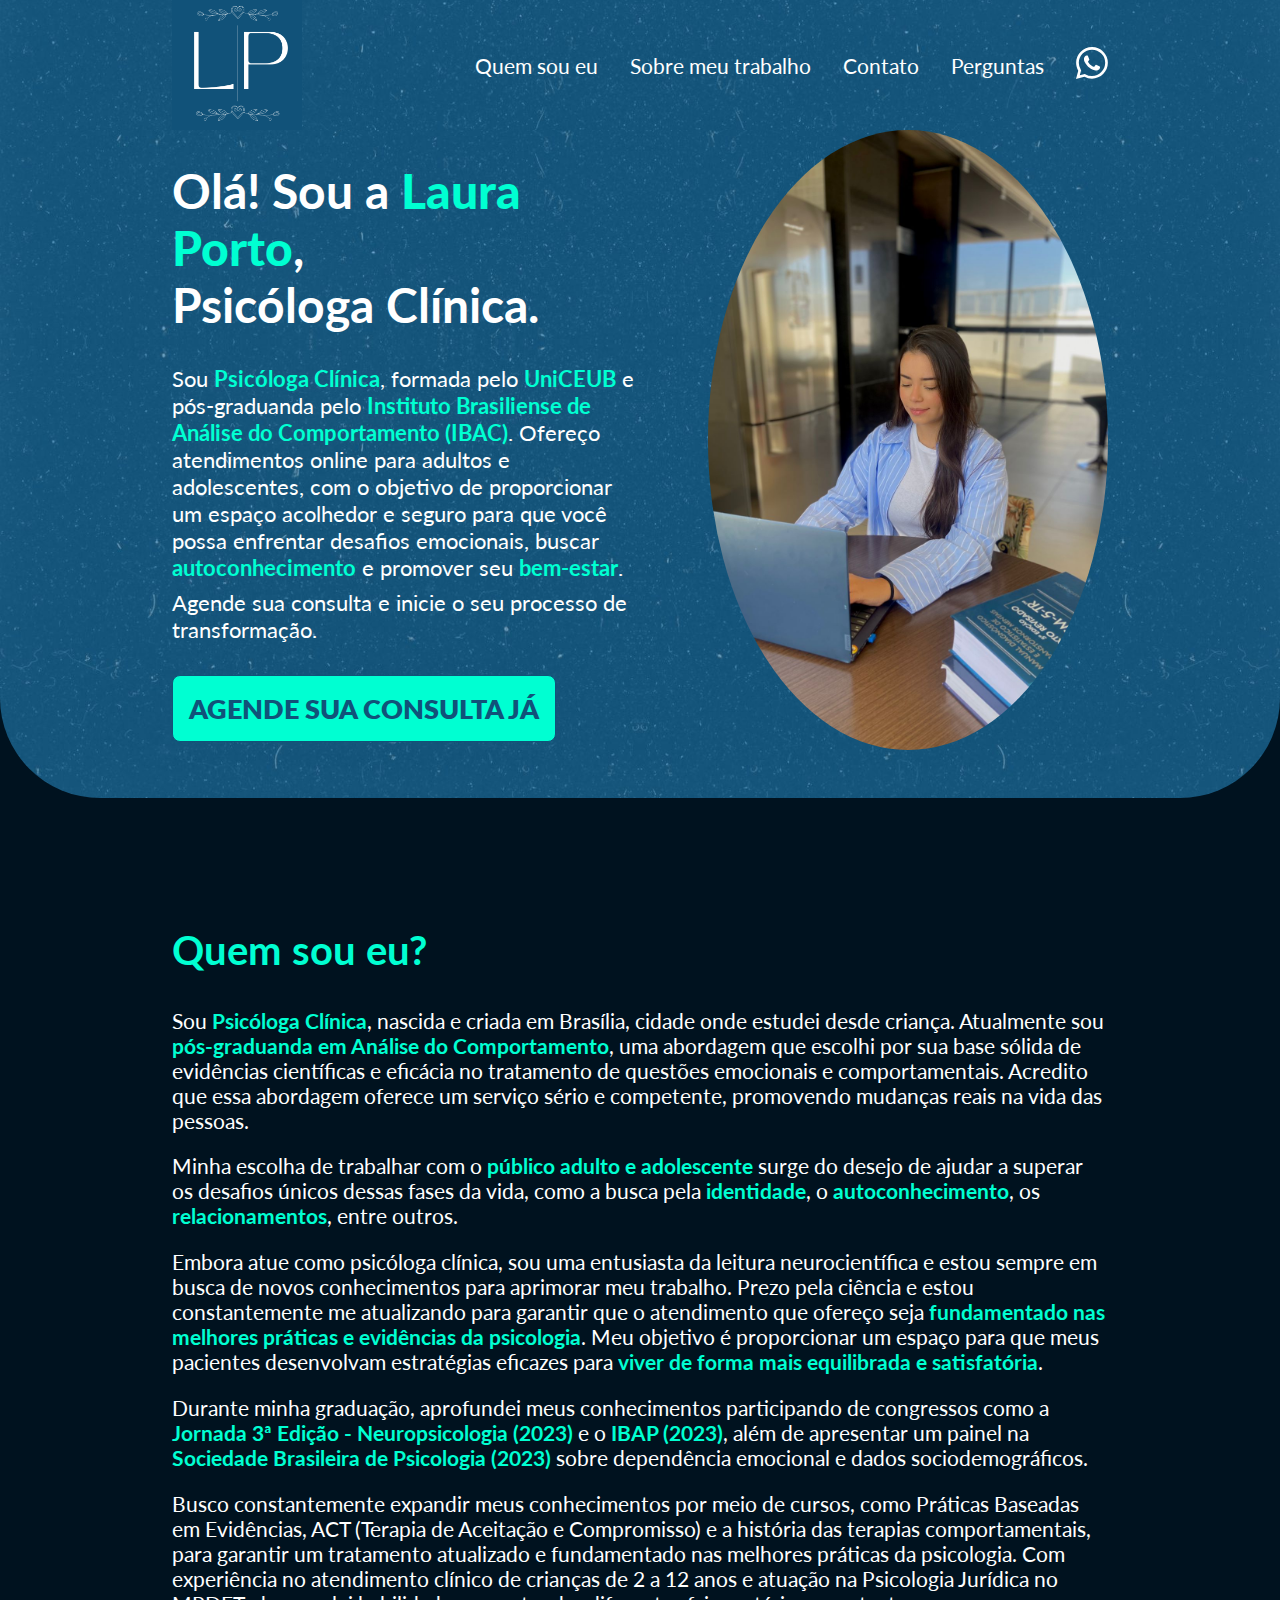
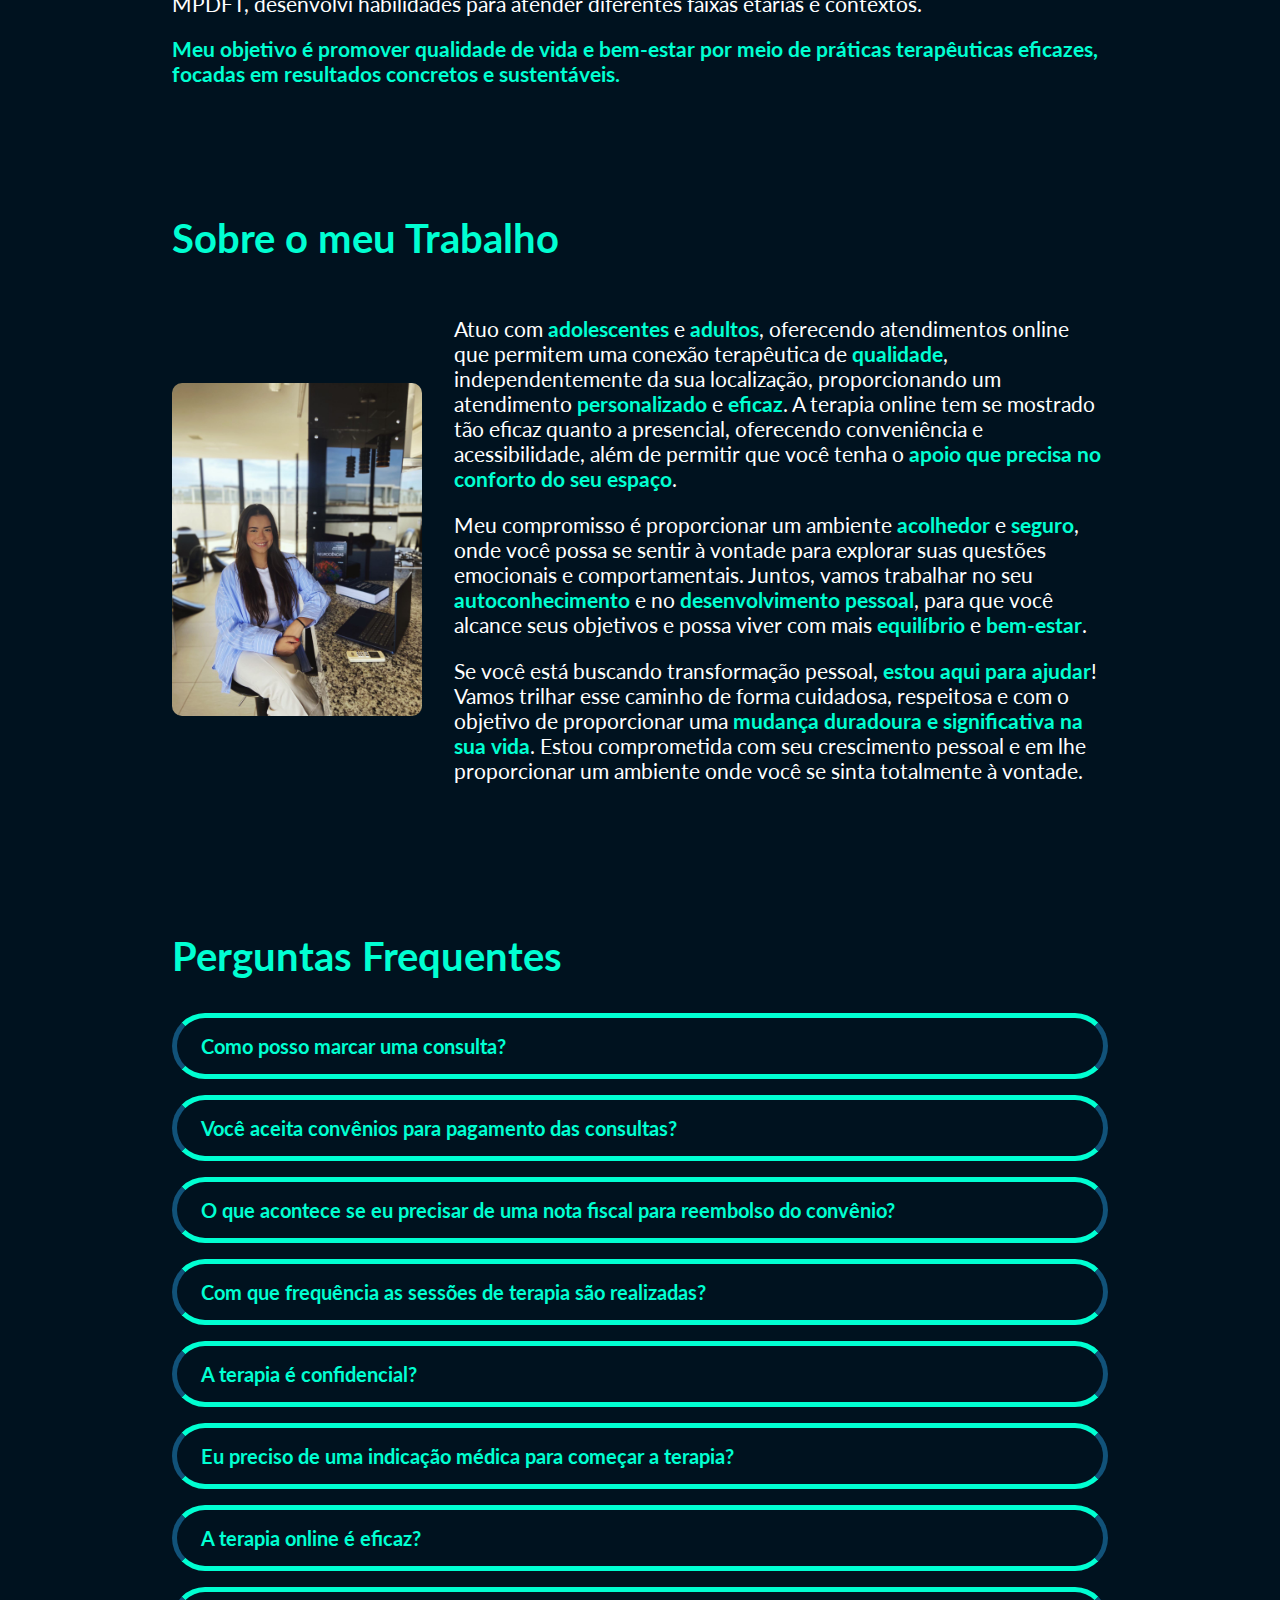
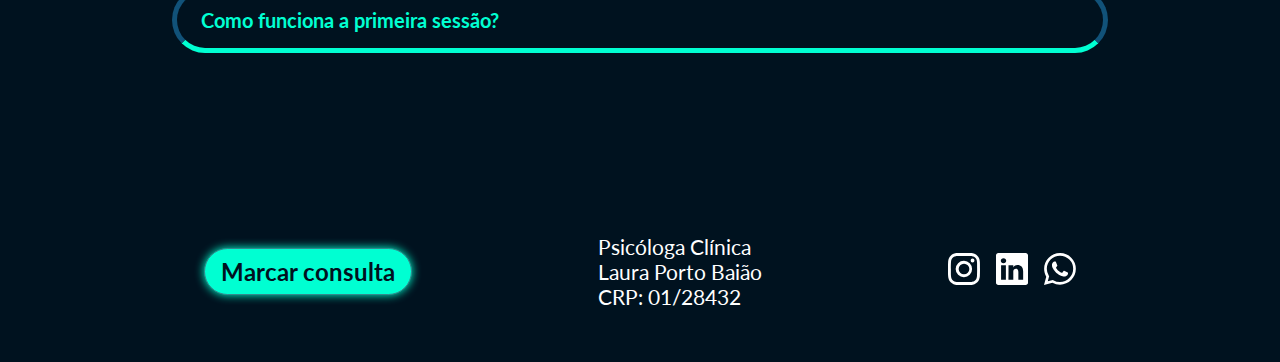
<file: index.html>
<!DOCTYPE html>
<html lang="en">
  <head>
    <meta charset="UTF-8" />
    <meta name="viewport" content="width=device-width, initial-scale=1.0" />
 <!-- Google Tag Manager -->
<script>(function(w,d,s,l,i){w[l]=w[l]||[];w[l].push({'gtm.start':
  new Date().getTime(),event:'gtm.js'});var f=d.getElementsByTagName(s)[0],
  j=d.createElement(s),dl=l!='dataLayer'?'&l='+l:'';j.async=true;j.src=
  'https://www.googletagmanager.com/gtm.js?id='+i+dl;f.parentNode.insertBefore(j,f);
  })(window,document,'script','dataLayer','GTM-MPTPJZQM');</script>
  <!-- End Google Tag Manager -->
   <!-- Event snippet for Contato conversion page
In your html page, add the snippet and call gtag_report_conversion when someone clicks on the chosen link or button. -->
<script>
  function gtag_report_conversion(url) {
    var callback = function () {
      if (typeof(url) != 'undefined') {
        window.location = url;
      }
    };
    gtag('event', 'conversion', {
        'send_to': 'AW-16912465341/hvU8CPjzrrIaEL37voA_',
        'value': 1.0,
        'currency': 'BRL',
        'event_callback': callback
    });
    return false;
  }
  </script>
    <link rel="stylesheet" href="style.css" />
    <title>Psicóloga Laura Porto</title>
    <link rel="icon" type="image/png" href="images/favicon-32x32.png">
    <!-- Google Ads Tracking -->
<script async src="https://www.googletagmanager.com/gtag/js?id=AW-16912465341"></script>
<script>
    window.dataLayer = window.dataLayer || [];
    function gtag(){dataLayer.push(arguments);}
    gtag('js', new Date());
    gtag('config', 'AW-16912465341');
</script>
  </head>
  <body>
   <!-- Google Tag Manager (noscript) -->
<noscript><iframe src="https://www.googletagmanager.com/ns.html?id=GTM-MPTPJZQM"
  height="0" width="0" style="display:none;visibility:hidden"></iframe></noscript>
  <!-- End Google Tag Manager (noscript) -->
  
    <header>
      <div class="container">
        <div class="header">
          <img
            class="img-logo"
            src="images/logo lauritcha 2 (1).png"
            alt="Logo Laura"
          />
          <nav>
            <a href="#Quemsoueu" class="nav-links">Quem sou eu</a>
            <a href="#Sobremeutrabalho" class="nav-links">Sobre meu trabalho</a>
            <a href="#Contato" class="nav-links">Contato</a>
            <a href="#Perguntas" class="nav-links">Perguntas</a>  
            <a
            href="https://wa.me/5561999914224?text=Olá,%20quero%20marcar%20uma%20consulta.%20Quais%20são%20as%20disponibilidade%20de%20horários?"
            class="nav-links"
          >
            <svg
              xmlns="http://www.w3.org/2000/svg"
              width="32"
              height="32"
              fill="currentColor"
              class="bi bi-whatsapp"
              viewBox="0 0 16 16"
            >
              <path
                d="M13.601 2.326A7.85 7.85 0 0 0 7.994 0C3.627 0 .068 3.558.064 7.926c0 1.399.366 2.76 1.057 3.965L0 16l4.204-1.102a7.9 7.9 0 0 0 3.79.965h.004c4.368 0 7.926-3.558 7.93-7.93A7.9 7.9 0 0 0 13.6 2.326zM7.994 14.521a6.6 6.6 0 0 1-3.356-.92l-.24-.144-2.494.654.666-2.433-.156-.251a6.56 6.56 0 0 1-1.007-3.505c0-3.626 2.957-6.584 6.591-6.584a6.56 6.56 0 0 1 4.66 1.931 6.56 6.56 0 0 1 1.928 4.66c-.004 3.639-2.961 6.592-6.592 6.592m3.615-4.934c-.197-.099-1.17-.578-1.353-.646-.182-.065-.315-.099-.445.099-.133.197-.513.646-.627.775-.114.133-.232.148-.43.05-.197-.1-.836-.308-1.592-.985-.59-.525-.985-1.175-1.103-1.372-.114-.198-.011-.304.088-.403.087-.088.197-.232.296-.346.1-.114.133-.198.198-.33.065-.134.034-.248-.015-.347-.05-.099-.445-1.076-.612-1.47-.16-.389-.323-.335-.445-.34-.114-.007-.247-.007-.38-.007a.73.73 0 0 0-.529.247c-.182.198-.691.677-.691 1.654s.71 1.916.81 2.049c.098.133 1.394 2.132 3.383 2.992.47.205.84.326 1.129.418.475.152.904.129 1.246.08.38-.058 1.171-.48 1.338-.943.164-.464.164-.86.114-.943-.049-.084-.182-.133-.38-.232"
              />
            </svg>
          </a>          
          </nav>
        </div>
      </div>
    </header>

    <main>
      <section class="first-section">
        <div class="container">
          <div class="flex gap-4 wrap">
            <div class="content">
              <h1>
                Olá! Sou a <strong>Laura Porto</strong>,<br />
                Psicóloga Clínica.
              </h1>

              <p>
                Sou <strong>Psicóloga Clínica</strong>, formada pelo
                <strong>UniCEUB</strong> e pós-graduanda pelo <strong> Instituto Brasiliense de Análise do Comportamento (IBAC)</strong>. Ofereço atendimentos online para adultos e adolescentes, com o objetivo de proporcionar um espaço acolhedor e seguro para que você possa enfrentar desafios emocionais, buscar <strong>autoconhecimento</strong> e promover seu <strong>bem-estar</strong>.
               </p>
              <p>Agende sua consulta e inicie o seu processo de transformação.</p>
                <a
                  class="cta"
                  href="https://wa.me/5561999914224?text=Olá,%20quero%20marcar%20uma%20consulta.%20Quais%20são%20as%20disponibilidade%20de%20horários?"
                  >AGENDE SUA CONSULTA JÁ
                </a>
              </p>

              <a href="#Contato"></a>
            </div>
            <img
              class="img-profile"
              src="images/WhatsApp Image 2024-12-27 at 17.58.01.jpeg"
              alt="Perfil Laura Porto"
            />
          </div>
        </div>
      </section>

      <section id="Quemsoueu" class="second-section">
        <div class="container">
          <div class="max-60">
            <h2 class="title">Quem sou eu?</h2>
            <p>Sou <strong>Psicóloga Clínica</strong>, nascida e criada em Brasília, cidade onde estudei desde criança. Atualmente sou <strong>pós-graduanda em Análise do Comportamento</strong>, uma abordagem que escolhi por sua base sólida de evidências científicas e eficácia no tratamento de questões emocionais e comportamentais. Acredito que essa abordagem oferece um serviço sério e competente, promovendo mudanças reais na vida das pessoas.</p>
            <p>Minha escolha de trabalhar com o <strong>público adulto e adolescente</strong> surge do desejo de ajudar a superar os desafios únicos dessas fases da vida, como a busca pela <strong> identidade</strong>, o <strong> autoconhecimento</strong>, os <strong> relacionamentos</strong>, entre outros. </p>
            <p>Embora atue como psicóloga clínica, sou uma entusiasta da leitura neurocientífica e estou sempre em busca de novos conhecimentos para aprimorar meu trabalho. Prezo pela ciência e estou constantemente me atualizando para garantir que o atendimento que ofereço seja <strong> fundamentado nas melhores práticas e evidências da psicologia</strong>. Meu objetivo é proporcionar um espaço para que meus pacientes desenvolvam estratégias eficazes para <strong>viver de forma mais equilibrada e satisfatória</strong>.</p>
            <p>Durante minha graduação, aprofundei meus conhecimentos participando de congressos como a <strong>Jornada 3ª Edição - Neuropsicologia (2023)</strong> e o <strong>IBAP (2023)</strong>, além de apresentar um painel na <strong>Sociedade Brasileira de Psicologia (2023)</strong> sobre dependência emocional e dados sociodemográficos.</p>
            <p>Busco constantemente expandir meus conhecimentos por meio de cursos, como Práticas Baseadas em Evidências, ACT (Terapia de Aceitação e Compromisso) e a história das terapias comportamentais, para garantir um tratamento atualizado e fundamentado nas melhores práticas da psicologia. Com experiência no atendimento clínico de crianças de 2 a 12 anos e atuação na Psicologia Jurídica no MPDFT, desenvolvi habilidades para atender diferentes faixas etárias e contextos. </p>
            <p><strong>Meu objetivo é promover qualidade de vida e bem-estar por meio de práticas terapêuticas eficazes, focadas em resultados concretos e sustentáveis.</strong></p>
      </div>
      </section>

      <section id="Sobremeutrabalho" class="third-section">
        <div class="container">
          <h2>Sobre o meu Trabalho</h2>
          <div class="horizontal">
            <img class="img-desenho" src="images/WhatsApp Image 2025-02-27 at 15.58.49.jpeg" alt="" />
            <div class="content">
             <p>Atuo com <strong>adolescentes</strong> e <strong>adultos</strong>, oferecendo atendimentos online que permitem uma conexão terapêutica de <strong>qualidade</strong>, independentemente da sua localização, proporcionando um atendimento <strong>personalizado</strong> e <strong>eficaz</strong>. A terapia online tem se mostrado tão eficaz quanto a presencial, oferecendo conveniência e acessibilidade, além de permitir que você tenha o <strong>apoio que precisa no conforto do seu espaço</strong>.   
             </p>
            <p>Meu compromisso é proporcionar um ambiente <strong>acolhedor</strong> e <strong>seguro</strong>, onde você possa se sentir à vontade para explorar suas questões emocionais e comportamentais. Juntos, vamos trabalhar no seu <strong>autoconhecimento</strong> e no <strong>desenvolvimento pessoal</strong>, para que você alcance seus objetivos e possa viver com mais <strong>equilíbrio</strong> e <strong>bem-estar</strong>.
            </p>
             <p>Se você está buscando transformação pessoal, <strong>estou aqui para ajudar</strong>! Vamos trilhar esse caminho de forma cuidadosa, respeitosa e com o objetivo de proporcionar uma <strong>mudança duradoura e significativa na sua vida</strong>. Estou comprometida com seu crescimento pessoal e em lhe proporcionar um ambiente onde você se sinta totalmente à vontade.</p>
            </div>
          </div>
        </div>
      </section>
    <section id="Perguntas" class="container">
      <h2>Perguntas Frequentes</h2>
      <div class="faq-section">
        <div class="faq-item">
          <button class="faq-question">Como posso marcar uma consulta?</button>
          <div class="faq-answer">
            <p>Você pode agendar uma consulta diretamente através do nosso site, clicando no botão de <br>"AGENDE SUA CONSULTA JÁ". <br>Também vai encontrar todas as minhas redes na seção de "contato", no rodapé da página. <br> Estarei à disposição para ajudar no processo de agendamento e esclarecer qualquer dúvida.</p>
          </div>
        <div class="faq-item">
          <button class="faq-question">Você aceita convênios para pagamento das consultas?</button>
          <div class="faq-answer">
            <p>No momento, não aceitamos convênios para o pagamento das consultas. O atendimento é realizado de forma particular. Se você tiver dúvidas sobre formas de pagamento ou valores, fique à vontade para entrar em contato para mais informações.</p>
          </div>
        </div>
        <div class="faq-item">
          <button class="faq-question">O que acontece se eu precisar de uma nota fiscal para reembolso do convênio?</button>
          <div class="faq-answer">
            <p>Embora não aceitemos convênios diretamente, podemos emitir uma nota fiscal para que você possa tentar o reembolso junto ao seu convênio, caso ele permita esse tipo de procedimento. Recomendamos que consulte com o seu convênio sobre as possibilidades de reembolso para consultas psicológicas.</p>
          </div>
        </div>
         <div class="faq-item">
          <button class="faq-question">Com que frequência as sessões de terapia são realizadas?</button>
          <div class="faq-answer">
            <p>As sessões de terapia acontecem uma vez por semana, com duração de cerca de 50 minutos.</p>
          </div>
          <div class="faq-item">
            <button class="faq-question">A terapia é confidencial?</button>
            <div class="faq-answer">
              <p>Sim, a terapia é confidencial.  A Lei do Sigilo na Psicologia é um princípio fundamental que assegura a confidencialidade das informações compartilhadas pelo paciente durante o atendimento psicológico. No Brasil, o Código de Ética Profissional do Psicólogo (Resolução CFP nº 010/2005) estabelece que o psicólogo deve manter o sigilo sobre tudo o que for tratado nas sessões, exceto em situações específicas previstas por lei, como:</p>
              <p>1. Risco iminente de morte ou de danos graves ao paciente ou a terceiros.  </p>
              <p>2. ⁠Casos em que o paciente autorize expressamente a quebra de sigilo.</p>
              <p>3. ⁠Exigência legal ou judicial, como no caso de investigação criminal.</p>
              <p>Esse sigilo é crucial para criar um ambiente de confiança, permitindo que o paciente se sinta seguro para compartilhar suas emoções, pensamentos e experiências pessoais. Ao garantir a confidencialidade, o psicólogo proporciona um espaço livre de julgamentos, essencial para que o processo terapêutico seja eficaz e ético.</p>
             <p>Portanto, o sigilo profissional não é apenas uma obrigação legal, mas uma parte essencial do respeito e cuidado oferecidos na prática psicológica.</p>
            </div>
        <!-- Adicione mais itens conforme necessário -->
        <div class="faq-item">
          <button class="faq-question">Eu preciso de uma indicação médica para começar a terapia?</button>
          <div class="faq-answer">
            <p>Não, você não precisa de uma recomendação médica para começar a terapia. Se você sente que precisa de suporte emocional, pode procurar um psicólogo diretamente. Caso seja necessário, durante o processo, o psicólogo pode sugerir que você consulte um médico ou outro profissional de saúde.</p>
          </div>
         
            <div class="faq-item">
              <button class="faq-question">A terapia online é eficaz?</button>
              <div class="faq-answer">
                <p>Sim, a terapia online é igualmente eficaz a presencial. Utilizamos plataformas seguras e de fácil acesso para garantir um ambiente terapêutico confortável e confidencial. Muitas pessoas encontram na terapia online a conveniência e a flexibilidade que precisam, sem comprometer a qualidade do atendimento. O processo de acompanhamento e as abordagens terapêuticas são as mesmas, com a vantagem de poder realizar as sessões no conforto de sua casa.</p>
              </div>
              <div class="faq-item">
                <button class="faq-question">Como funciona a primeira sessão?</button>
                <div class="faq-answer">
                  <p>Ao longo da primeira sessão, é realizada uma entrevista clínica, a qual busca coletar alguns dados como: Dados pessoais (nome, idade, sexo), dados biográficos, o que motivou a busca pelo processo psicoterapêutico, objetivos e metas do cliente perante à psicoterapia, possíveis acompanahamentos anteriores, e por fim, a apresentação do contrato terapêutico. Este contrato visa esclarecer informações sobre como funcionará o pagamento e as regras relacionadas à desmarcação de sessão.</p>
                </div>
                   
      </div>
    </section>
  </main>
    <footer id="Contato">
      <div class="container">
        <div class="footer">
          <a
            href="https://wa.me/5561999914224?text=Olá,%20quero%20marcar%20uma%20consulta.%20Quais%20são%20as%20disponibilidade%20de%20horários?"
            target="_blank"
            class="nav-links abobra"
            >Marcar consulta</a
          >
          <p>
            Psicóloga Clínica<br />
            Laura Porto Baião<br />
            CRP: 01/28432
          </p>
          <div class="footer-links">
            <a
              href="https://www.instagram.com/lauraportobp/"
              title="Instagram"
              target="_blank"
            >
              <svg
                xmlns="http://www.w3.org/2000/svg"
                width="32"
                height="32"
                fill="currentColor"
                class="bi bi-instagram"
                viewBox="0 0 16 16"
              >
                <path
                  d="M8 0C5.829 0 5.556.01 4.703.048 3.85.088 3.269.222 2.76.42a3.9 3.9 0 0 0-1.417.923A3.9 3.9 0 0 0 .42 2.76C.222 3.268.087 3.85.048 4.7.01 5.555 0 5.827 0 8.001c0 2.172.01 2.444.048 3.297.04.852.174 1.433.372 1.942.205.526.478.972.923 1.417.444.445.89.719 1.416.923.51.198 1.09.333 1.942.372C5.555 15.99 5.827 16 8 16s2.444-.01 3.298-.048c.851-.04 1.434-.174 1.943-.372a3.9 3.9 0 0 0 1.416-.923c.445-.445.718-.891.923-1.417.197-.509.332-1.09.372-1.942C15.99 10.445 16 10.173 16 8s-.01-2.445-.048-3.299c-.04-.851-.175-1.433-.372-1.941a3.9 3.9 0 0 0-.923-1.417A3.9 3.9 0 0 0 13.24.42c-.51-.198-1.092-.333-1.943-.372C10.443.01 10.172 0 7.998 0zm-.717 1.442h.718c2.136 0 2.389.007 3.232.046.78.035 1.204.166 1.486.275.373.145.64.319.92.599s.453.546.598.92c.11.281.24.705.275 1.485.039.843.047 1.096.047 3.231s-.008 2.389-.047 3.232c-.035.78-.166 1.203-.275 1.485a2.5 2.5 0 0 1-.599.919c-.28.28-.546.453-.92.598-.28.11-.704.24-1.485.276-.843.038-1.096.047-3.232.047s-2.39-.009-3.233-.047c-.78-.036-1.203-.166-1.485-.276a2.5 2.5 0 0 1-.92-.598 2.5 2.5 0 0 1-.6-.92c-.109-.281-.24-.705-.275-1.485-.038-.843-.046-1.096-.046-3.233s.008-2.388.046-3.231c.036-.78.166-1.204.276-1.486.145-.373.319-.64.599-.92s.546-.453.92-.598c.282-.11.705-.24 1.485-.276.738-.034 1.024-.044 2.515-.045zm4.988 1.328a.96.96 0 1 0 0 1.92.96.96 0 0 0 0-1.92m-4.27 1.122a4.109 4.109 0 1 0 0 8.217 4.109 4.109 0 0 0 0-8.217m0 1.441a2.667 2.667 0 1 1 0 5.334 2.667 2.667 0 0 1 0-5.334"
                />
              </svg>
            </a>

            <a
              href="https://www.linkedin.com/in/laura-porto-50b062227/"
              title="Linkedin"
              target="_blank"
            >
              <svg
                xmlns="http://www.w3.org/2000/svg"
                width="32"
                height="32"
                fill="currentColor"
                class="bi bi-linkedin"
                viewBox="0 0 16 16"
              >
                <path
                  d="M0 1.146C0 .513.526 0 1.175 0h13.65C15.474 0 16 .513 16 1.146v13.708c0 .633-.526 1.146-1.175 1.146H1.175C.526 16 0 15.487 0 14.854zm4.943 12.248V6.169H2.542v7.225zm-1.2-8.212c.837 0 1.358-.554 1.358-1.248-.015-.709-.52-1.248-1.342-1.248S2.4 3.226 2.4 3.934c0 .694.521 1.248 1.327 1.248zm4.908 8.212V9.359c0-.216.016-.432.08-.586.173-.431.568-.878 1.232-.878.869 0 1.216.662 1.216 1.634v3.865h2.401V9.25c0-2.22-1.184-3.252-2.764-3.252-1.274 0-1.845.7-2.165 1.193v.025h-.016l.016-.025V6.169h-2.4c.03.678 0 7.225 0 7.225z"
                />
              </svg>
            </a>

            <a
              href="https://wa.me/5561999914224?text=Olá,%20quero%20marcar%20uma%20consulta.%20Quais%20são%20as%20disponibilidade%20de%20horários?"
            >
              <svg
                xmlns="http://www.w3.org/2000/svg"
                width="32"
                height="32"
                fill="currentColor"
                class="bi bi-whatsapp"
                viewBox="0 0 16 16"
              >
                <path
                  d="M13.601 2.326A7.85 7.85 0 0 0 7.994 0C3.627 0 .068 3.558.064 7.926c0 1.399.366 2.76 1.057 3.965L0 16l4.204-1.102a7.9 7.9 0 0 0 3.79.965h.004c4.368 0 7.926-3.558 7.93-7.93A7.9 7.9 0 0 0 13.6 2.326zM7.994 14.521a6.6 6.6 0 0 1-3.356-.92l-.24-.144-2.494.654.666-2.433-.156-.251a6.56 6.56 0 0 1-1.007-3.505c0-3.626 2.957-6.584 6.591-6.584a6.56 6.56 0 0 1 4.66 1.931 6.56 6.56 0 0 1 1.928 4.66c-.004 3.639-2.961 6.592-6.592 6.592m3.615-4.934c-.197-.099-1.17-.578-1.353-.646-.182-.065-.315-.099-.445.099-.133.197-.513.646-.627.775-.114.133-.232.148-.43.05-.197-.1-.836-.308-1.592-.985-.59-.525-.985-1.175-1.103-1.372-.114-.198-.011-.304.088-.403.087-.088.197-.232.296-.346.1-.114.133-.198.198-.33.065-.134.034-.248-.015-.347-.05-.099-.445-1.076-.612-1.47-.16-.389-.323-.335-.445-.34-.114-.007-.247-.007-.38-.007a.73.73 0 0 0-.529.247c-.182.198-.691.677-.691 1.654s.71 1.916.81 2.049c.098.133 1.394 2.132 3.383 2.992.47.205.84.326 1.129.418.475.152.904.129 1.246.08.38-.058 1.171-.48 1.338-.943.164-.464.164-.86.114-.943-.049-.084-.182-.133-.38-.232"
                />
              </svg>
            </a>
          </div>
        </div>
      </div>
    </footer> 
  </body>
  <script src="main.js"></script>
</html>
</file>
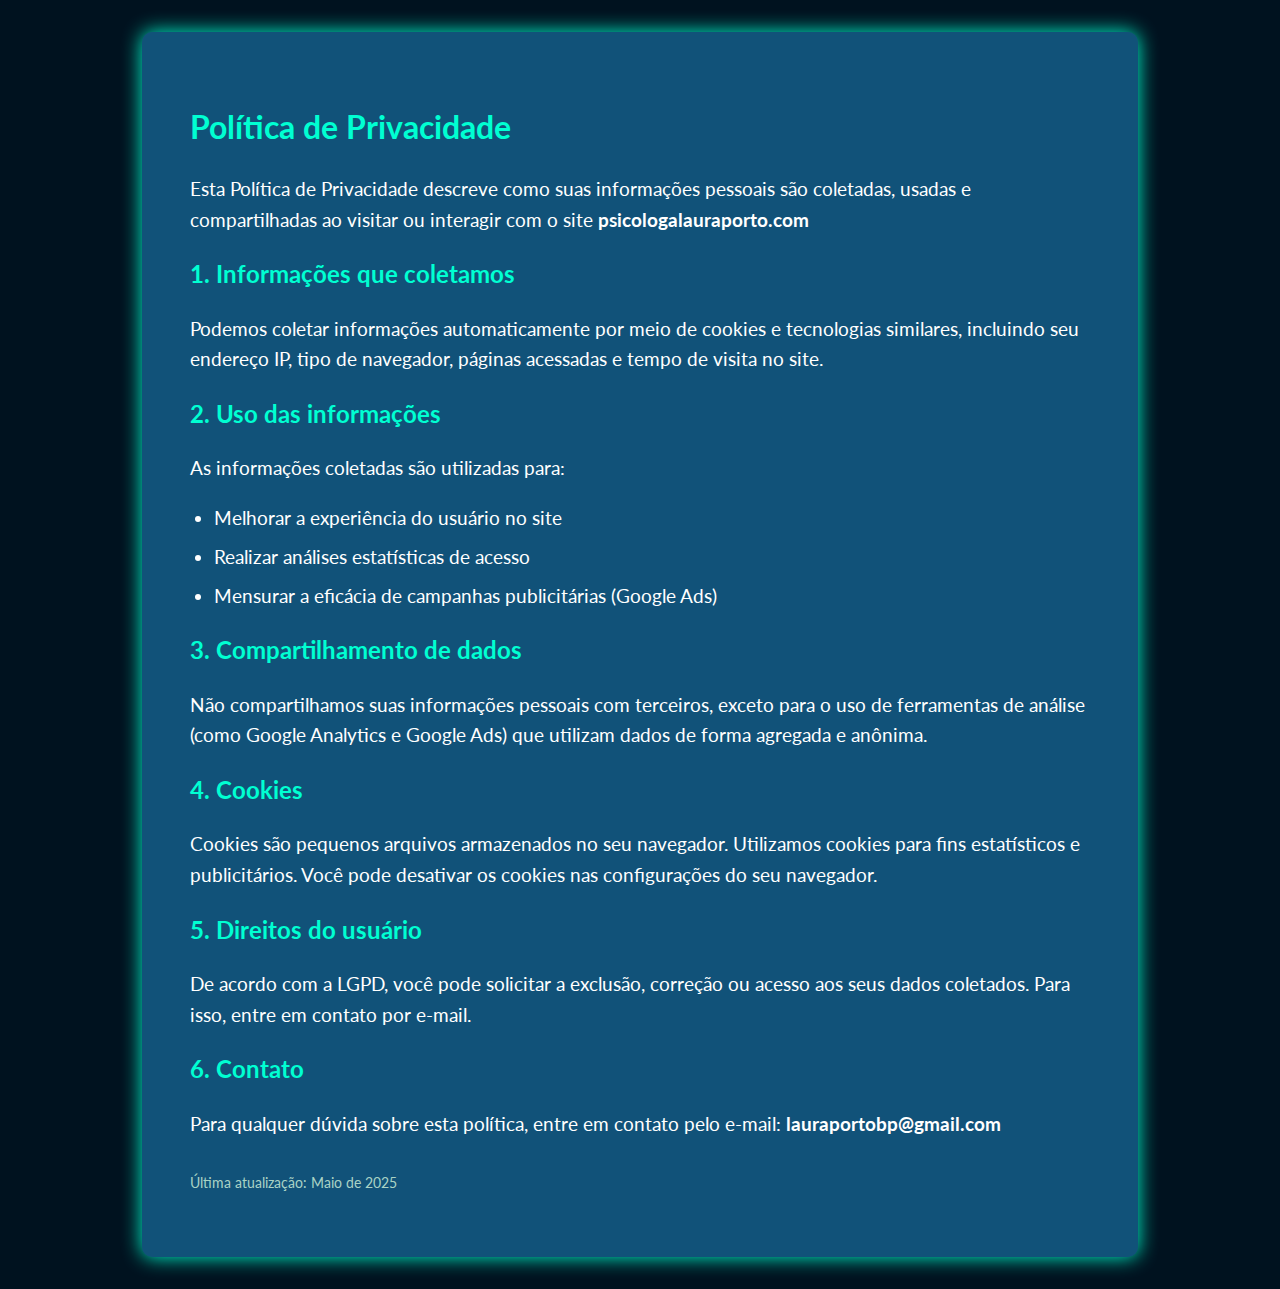
<file: politica.html>
<!DOCTYPE html>
<html lang="pt-BR">
<head>
  <meta charset="UTF-8">
  <meta name="viewport" content="width=device-width, initial-scale=1.0">
  <title>Política de Privacidade</title>
  <link rel="stylesheet" href="politica.css">
</head>
<body>
  <div class="container">
    <h1>Política de Privacidade</h1>

    <p>Esta Política de Privacidade descreve como suas informações pessoais são coletadas, usadas e compartilhadas ao visitar ou interagir com o site <strong>psicologalauraporto.com</strong></p>

    <h2>1. Informações que coletamos</h2>
    <p>Podemos coletar informações automaticamente por meio de cookies e tecnologias similares, incluindo seu endereço IP, tipo de navegador, páginas acessadas e tempo de visita no site.</p>

    <h2>2. Uso das informações</h2>
    <p>As informações coletadas são utilizadas para:</p>
    <ul>
      <li>Melhorar a experiência do usuário no site</li>
      <li>Realizar análises estatísticas de acesso</li>
      <li>Mensurar a eficácia de campanhas publicitárias (Google Ads)</li>
    </ul>

    <h2>3. Compartilhamento de dados</h2>
    <p>Não compartilhamos suas informações pessoais com terceiros, exceto para o uso de ferramentas de análise (como Google Analytics e Google Ads) que utilizam dados de forma agregada e anônima.</p>

    <h2>4. Cookies</h2>
    <p>Cookies são pequenos arquivos armazenados no seu navegador. Utilizamos cookies para fins estatísticos e publicitários. Você pode desativar os cookies nas configurações do seu navegador.</p>

    <h2>5. Direitos do usuário</h2>
    <p>De acordo com a LGPD, você pode solicitar a exclusão, correção ou acesso aos seus dados coletados. Para isso, entre em contato por e-mail.</p>

    <h2>6. Contato</h2>
    <p>Para qualquer dúvida sobre esta política, entre em contato pelo e-mail: <strong>lauraportobp@gmail.com</strong></p>

    <p class="final">Última atualização: Maio de 2025</p>
  </div>
</body>
</html>
</file>
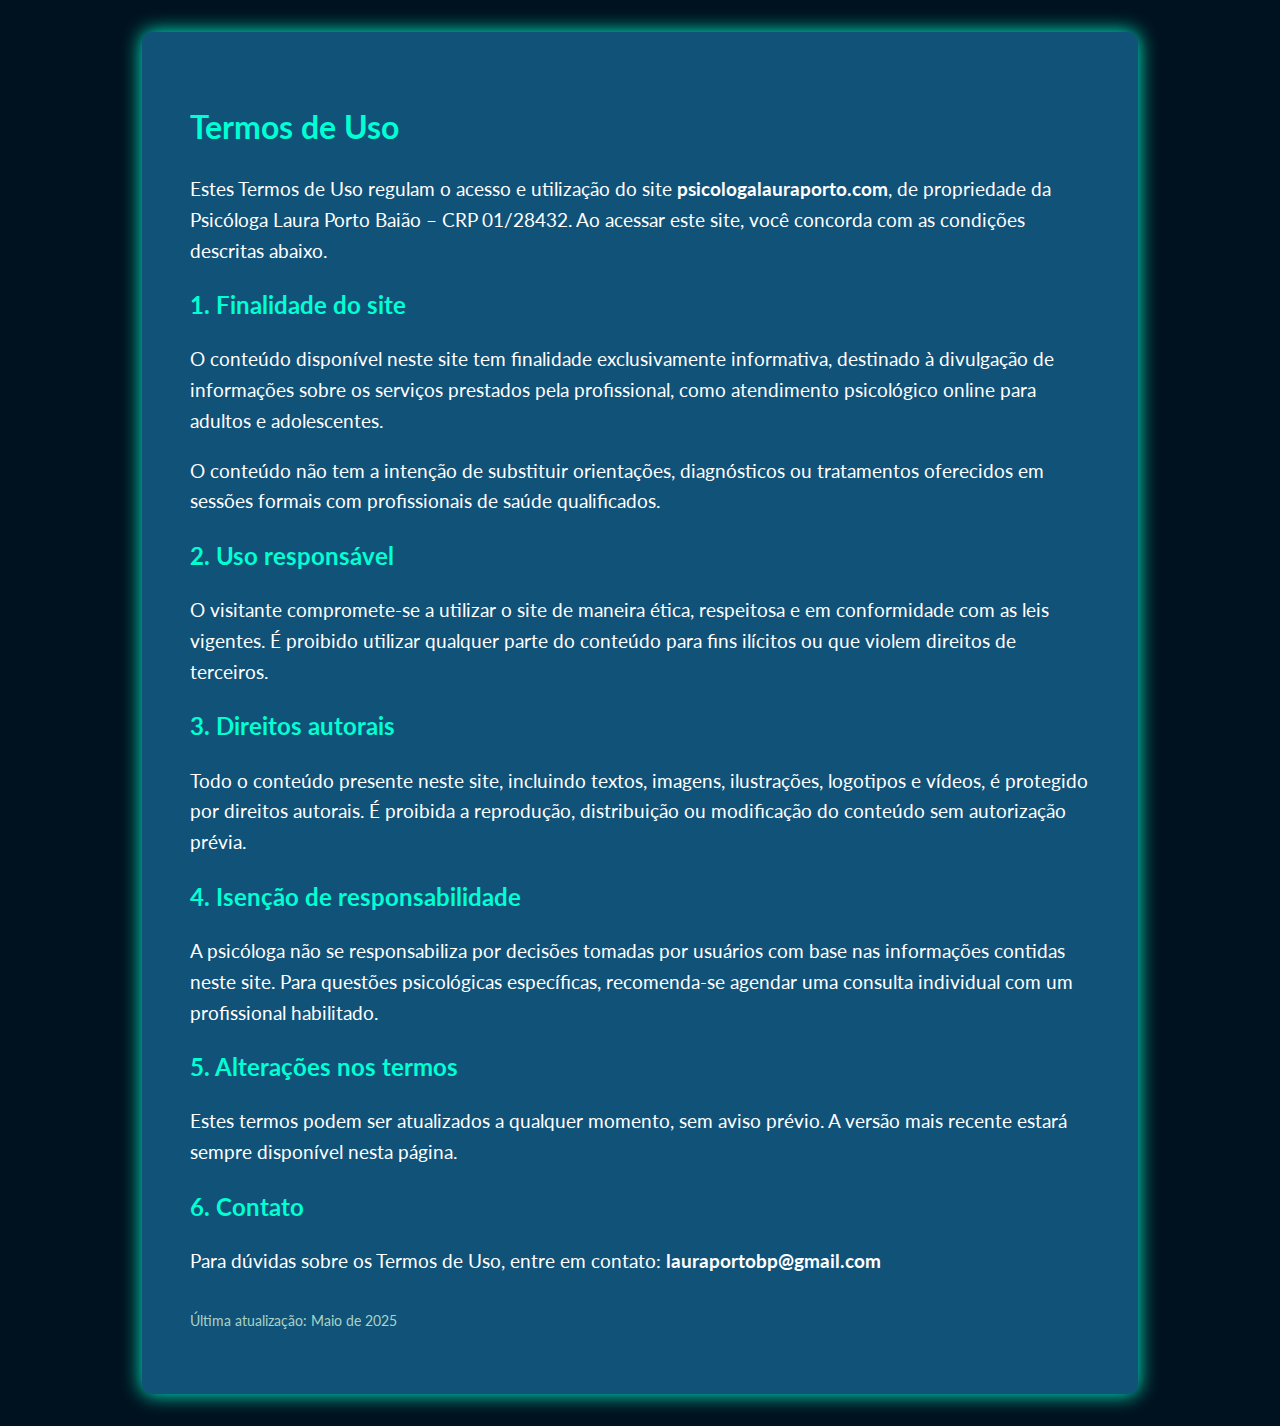
<file: termos-de-uso.html>
<!DOCTYPE html>
<html lang="pt-BR">
<head>
  <meta charset="UTF-8" />
  <meta name="viewport" content="width=device-width, initial-scale=1.0"/>
  <title>Termos de Uso</title>
  <link rel="stylesheet" href="politica.css" />
</head>
<body>
  <div class="container">
    <h1>Termos de Uso</h1>

    <p>Estes Termos de Uso regulam o acesso e utilização do site <strong>psicologalauraporto.com</strong>, de propriedade da Psicóloga Laura Porto Baião – CRP 01/28432. Ao acessar este site, você concorda com as condições descritas abaixo.</p>

    <h2>1. Finalidade do site</h2>
    <p>O conteúdo disponível neste site tem finalidade exclusivamente informativa, destinado à divulgação de informações sobre os serviços prestados pela profissional, como atendimento psicológico online para adultos e adolescentes.</p>
    <p>O conteúdo não tem a intenção de substituir orientações, diagnósticos ou tratamentos oferecidos em sessões formais com profissionais de saúde qualificados.</p>

    <h2>2. Uso responsável</h2>
    <p>O visitante compromete-se a utilizar o site de maneira ética, respeitosa e em conformidade com as leis vigentes. É proibido utilizar qualquer parte do conteúdo para fins ilícitos ou que violem direitos de terceiros.</p>

    <h2>3. Direitos autorais</h2>
    <p>Todo o conteúdo presente neste site, incluindo textos, imagens, ilustrações, logotipos e vídeos, é protegido por direitos autorais. É proibida a reprodução, distribuição ou modificação do conteúdo sem autorização prévia.</p>

    <h2>4. Isenção de responsabilidade</h2>
    <p>A psicóloga não se responsabiliza por decisões tomadas por usuários com base nas informações contidas neste site. Para questões psicológicas específicas, recomenda-se agendar uma consulta individual com um profissional habilitado.</p>

    <h2>5. Alterações nos termos</h2>
    <p>Estes termos podem ser atualizados a qualquer momento, sem aviso prévio. A versão mais recente estará sempre disponível nesta página.</p>

    <h2>6. Contato</h2>
    <p>Para dúvidas sobre os Termos de Uso, entre em contato: <strong>lauraportobp@gmail.com</strong></p>

    <p class="final">Última atualização: Maio de 2025</p>
  </div>
</body>
</html>
</file>
<file: style.css>
@import url("https://fonts.googleapis.com/css2?family=Lato:ital,wght@0,100;0,300;0,400;0,700;0,900;1,100;1,300;1,400;1,700;1,900&family=Poppins:ital,wght@0,100;0,200;0,300;0,400;0,500;0,600;0,700;0,800;0,900;1,100;1,200;1,300;1,400;1,500;1,600;1,700;1,800;1,900&display=swap");

*,
*::before,
*::after {
  box-sizing: border-box;
}

:root {
  --white: #fff;
  --dark1: #115279;
  --dark2: #00121f;
  --dark3: #566981;
  --dark4: #7f9ba5;
  --dark5: #a9d3c5;
  --cyan1: #65c4c9;
  --red: #ff0000;
  --strgcolor1: #00ffd2;
}

body {
  background-color: var(--dark2);
  font-family: Lato;
  margin: 0;
  color: var(--white);
  font-size: 1.3em;
}

h2 {
  font-size: 2.5rem;
  color: var(--strgcolor1);
}

img {
  min-width: 0;
}

header {
  background-color: var(--dark1);
}
.header {
  display: flex;
  justify-content: space-between;
  align-items: center;
  gap: 1rem;
  flex-wrap: wrap;
}
h1 {
  font-size: 3rem;
  color: var(--white);
}
strong {
  color: var(--strgcolor1);
}
nav {
  display: flex;
  gap: 2rem;
  justify-content: center;
  align-items: center;
  flex-wrap: wrap;
  font-size: 1.3rem;
}
section {
  margin: 3rem 0rem;

  @media (width >= 500px) {
    margin: 8rem 0rem;
  }
}
.box-img-header {
  height: 100%;
}
.img-logo {
  max-width: 130px;
  height: 100%;
  display: block;
}
.nav-links {
  text-decoration: none;
  color: var(--white);
}
.nav-links:hover {
  color: var(--cyan1);
  transition: 0.4s;
}
.first-section {
  display: flex;
  border-bottom-left-radius: 100px;
  border-bottom-right-radius: 100px;
  background-color: var(--dark1);
  margin-top: 0;
  padding: 0;
  padding-bottom: 3rem;
  background-image: url('images/TEXTURA dark1.jpg');
  background-size: cover;
  background-position: center; 
  background-repeat: no-repeat; 
}
.first-section p {
  font-size: 1.4rem;
  margin-block: 0.5rem;
}
.first-section .content {
  flex: 1 1 50%;
}
.img-profile {
  border-radius: 70%;
  flex: 1 1 400px;
  max-width: 400px;
  width: 100%;
  aspect-ratio: 1;
  object-fit: cover;
}
.gap-4 {
  gap: 4rem;
}
.second-section {
  background-color: var(--dark2);
  flex-wrap: wrap;
}
.second-section {
  h2 {
    color: var(--strgcolor1);
  }
  p {
    color: var(--white);
  }
}
.third-section img {
  max-width: 250px;
  height: auto;
  border-radius: 10px;
}
.third-section h2 {
  color: var(--strgcolor1);
  .third-section {
    background-color: var(--dark2);
  }
}
.horizontal {
  display: flex;
  align-items: center;
  gap: 2rem;
  max-width: 1000px;
  flex-wrap: wrap;
}

.horizontal img {
  flex-basis: 250px;
}

.horizontal .content {
  flex: 1 1 0;
}

footer {
  background-color: var(--dark2);
}

.footer {
  padding: 2rem;

  display: flex;
  flex-wrap: wrap;
  gap: 2rem;
  justify-content: space-between;
  align-items: center;
}

.footer-links {
  display: flex;
  gap: 1rem;
  flex-wrap: wrap;
}

.footer-links a {
  color: var(--white);
}

.footer-links a:hover {
  color: var(--cyan1);
}

.abobra {
  background: var(--strgcolor1);
  color: var(--dark2);
  border-radius: 100px;
  box-shadow: 0 0 10px var(--strgcolor1);
  border: 1px solid #34898d;
  padding: 0.5rem 1rem;
  font-weight: bolder;
  font-size: 1.5rem;
}

.abobra:hover {
  color: inherit;
}
html {
  scroll-behavior: smooth;
}
.cta {
  background-color: var(--strgcolor1);
  color: var(--dark1);
  font-weight: 800;
  margin-top: 2rem;
  display: block;
  text-decoration: none;
  padding: 1rem;
  max-width: fit-content;
  border-radius: 0.5rem;
  font-size: 1.7rem;
  border: 1px solid var(--dark1);
}
.cta:hover {
  box-shadow: 0 0 10px var(--strgcolor1);
}

.max-60 {
  max-width: 1000px;

  & p {
    margin-top: 1rem;
  }
}
.container {
  max-width: 1000px;
  margin-inline: auto;
  padding: 0 2rem;
}

.flex {
  display: flex;
  justify-content: space-between;
}

.wrap {
  flex-wrap: wrap;
}
.faq-section {
  margin: 0 auto;
}

.faq-item {
  margin-block: 1rem;
}

.faq-question {
  width: 100%;
  /* background: #f7f7f7; */
  background: transparent;
  color: var(--strgcolor1);
  border-inline: 5px solid var(--dark1);
  border-top: 5px solid var(--strgcolor1);
  border-left: 5px solid var(--dark1);
  border-right: 5px solid var(--dark1);
  border-bottom: 5px solid var(--strgcolor1);
  border-radius: 100px;
  padding: 1rem 1.5rem;
  text-align: left;
  font-size: 1.25rem;
  font-family: Lato, sans-serif;
  font-weight: bold;
  cursor: pointer;
  outline: none;
  transition: background 0.3s ease;
}

.faq-question:hover {
}

.faq-answer {
  display: none;
  padding: 0 1.5rem;
  font-size: 1.25rem;
}
header {
  background-image: url('images/TEXTURA dark1.jpg');
  background-size: cover;
  background-position: center; 
  background-repeat: no-repeat;    
}
</file>
<file: politica.css>
@import url("https://fonts.googleapis.com/css2?family=Lato:wght@400;700&display=swap");

body {
  background-color: #00121f;
  color: #ffffff;
  font-family: 'Lato', sans-serif;
  line-height: 1.6;
  margin: 0;
  padding: 2rem;
}

.container {
  max-width: 900px;
  margin: auto;
  background-color: #115279;
  padding: 3rem;
  border-radius: 10px;
  box-shadow: 0 0 20px #00ffd2;
}

h1, h2 {
  color: #00ffd2;
}

ul {
  padding-left: 1.5rem;
}

ul li {
  margin-bottom: 0.5rem;
}

p, li {
  font-size: 1.2rem;
}

.final {
  margin-top: 2rem;
  font-size: 0.9rem;
  color: #a9d3c5;
}
</file>
